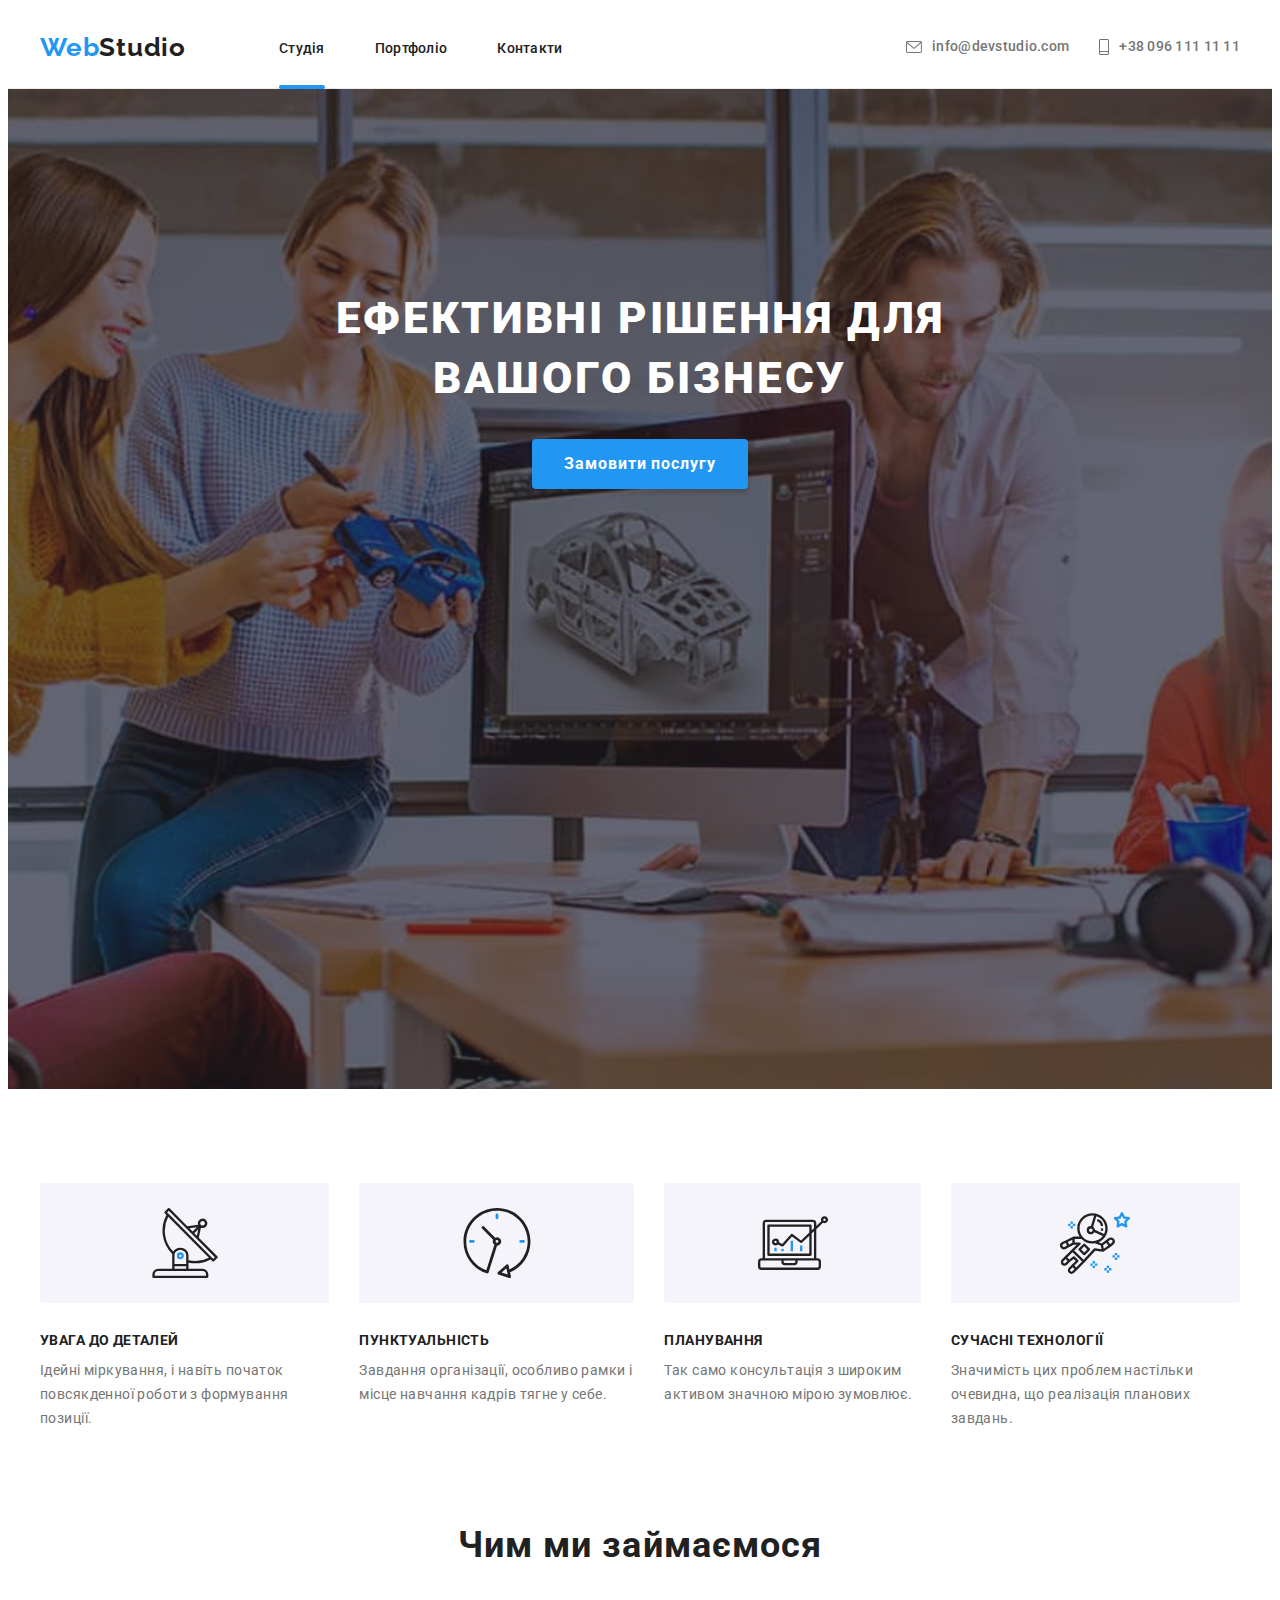
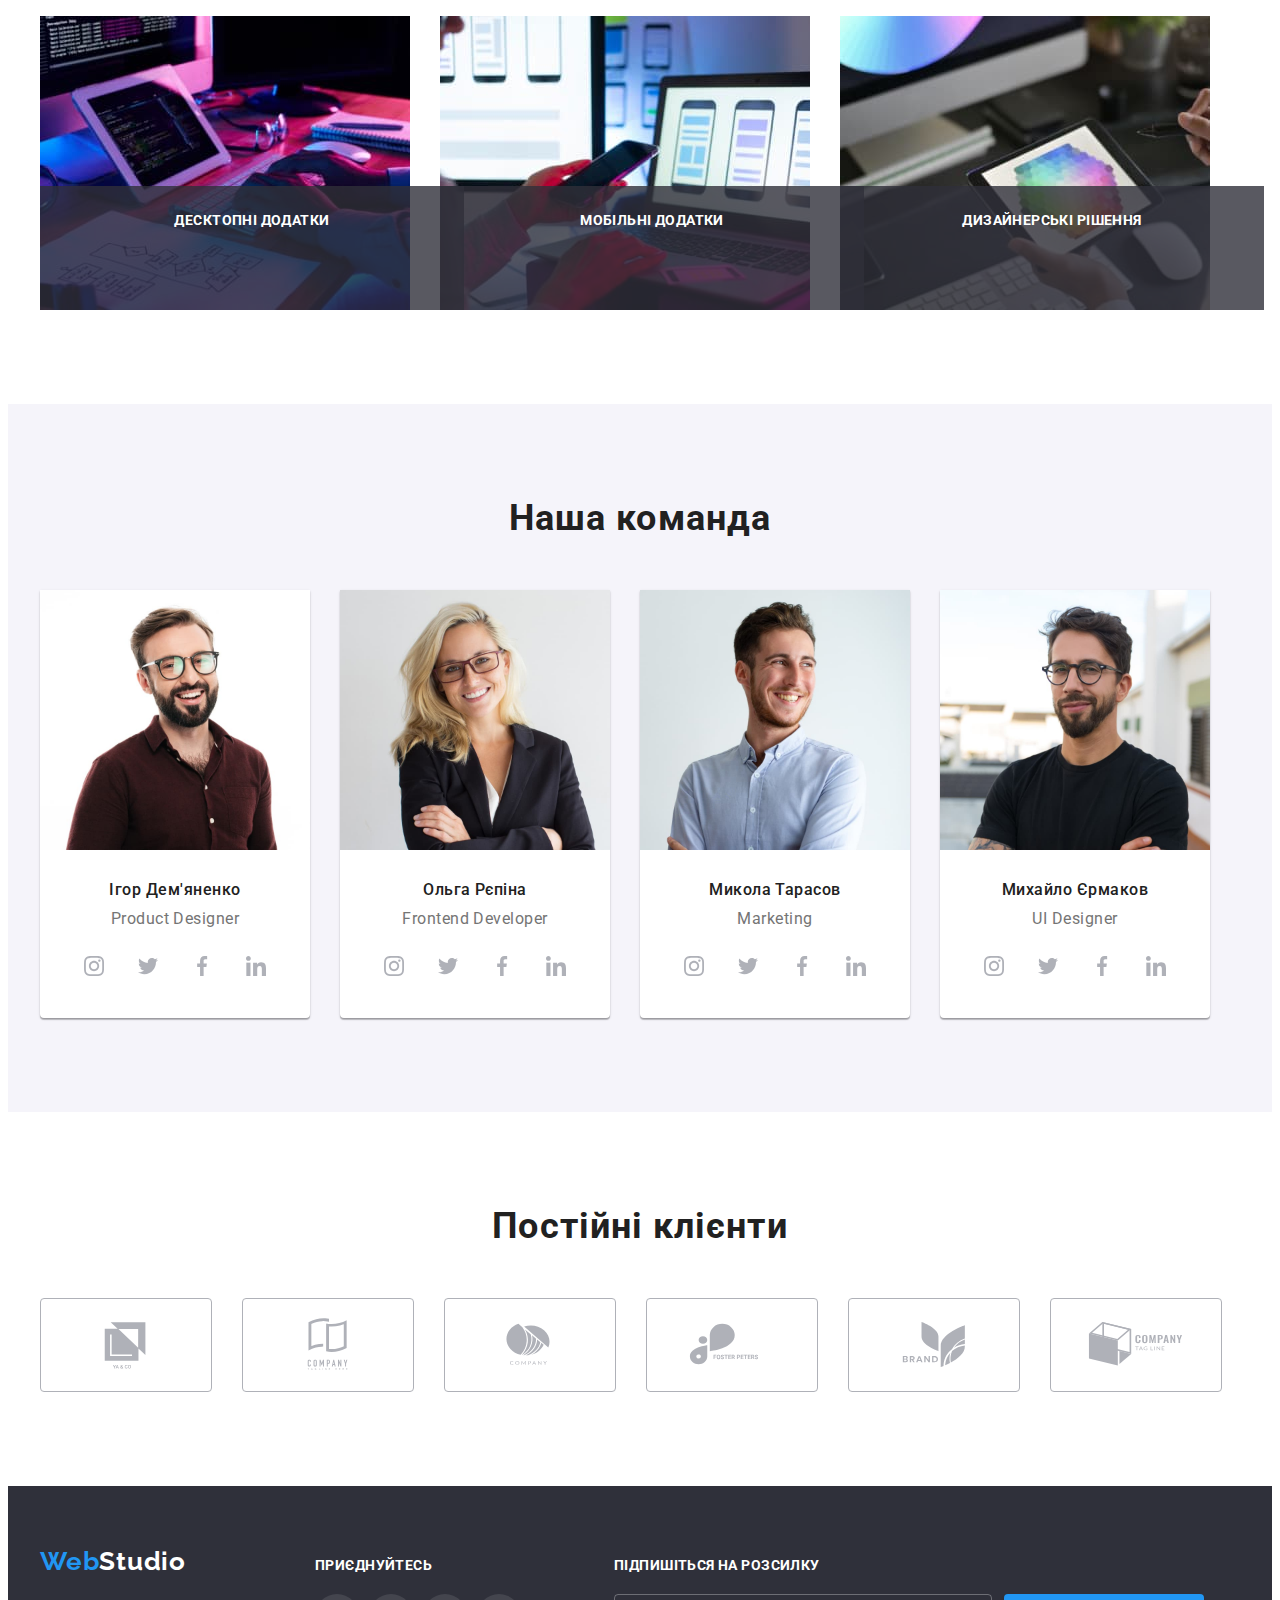
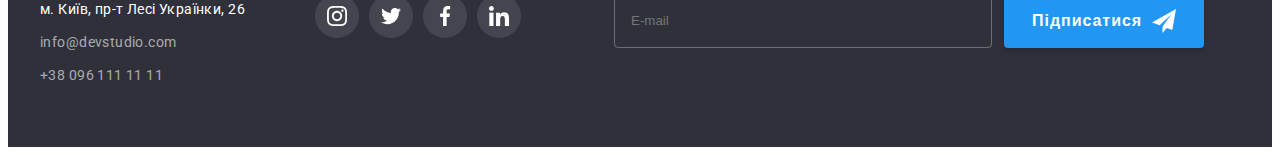
<file: index.html>
<!DOCTYPE html>
<html lang="uk">

<head>
  <meta charset="UTF-8" />
  <meta http-equiv="X-UA-Compatible" content="IE=edge" />
  <meta name="viewport" content="width=device-width, initial-scale=1.0" />
  <title>Студія</title>
  <link rel="stylesheet" href="https://cdnjs.cloudflare.com/ajax/libs/modern-normalize/1.1.0/modern-normalize.min.css"
    integrity="sha512-wpPYUAdjBVSE4KJnH1VR1HeZfpl1ub8YT/NKx4PuQ5NmX2tKuGu6U/JRp5y+Y8XG2tV+wKQpNHVUX03MfMFn9Q=="
    crossorigin="anonymous" referrerpolicy="no-referrer" />
  <link href="https://fonts.googleapis.com/css2?family=Raleway:wght@700&family=Roboto:wght@400;500;700;900&display=swap"
    rel="stylesheet" />
  <link rel="stylesheet" href="./css/main.min.css">
</head>

<body>
  <header class="header">
    <div class="container header__container">
      <nav class="navigation">
        <a href="/" lang="en" class="navigation__logo main__logo--dark"><span class="active__logo">Web</span>Studio</a>
        <ul class="menu">
          <li class="menu__item list">
            <a class="menu__link link current" href="./index.html">Студія</a>
          </li>
          <li class="menu__item list">
            <a class="menu__link link" href="./portfolio.html">Портфоліо</a>
          </li>
          <li class="menu__item list">
            <a class="menu__link link" href="">Контакти</a>
          </li>
        </ul>
      </nav>
      <div class="connect">
        <a class="contact link" href="mailto:info@devstudio.com">
          <svg class="mail__icon">
            <use href="./images/symbol-defs.svg#icon-envelope" width="16" height="12"></use>
          </svg>
          info@devstudio.com
        </a>
        <a class="contact link" href="tel:+380961111111">
          <svg class="tel__icon">
            <use href="./images/symbol-defs.svg#icon-phone" width="10" height="16"></use>
          </svg>
          +38 096 111 11 11
        </a>
      </div>
    </div>
  </header>

  <main>
    <section class="hero">
      <div class="container">
        <h2 class="visually-hidden">Оформити замовлення</h2>
        <h1 class="hero__header">Ефективні рішення для <br> вашого бізнесу</h1>
        <button data-modal-open type="button" class="main__btn">Замовити послугу</button>
      </div>
    </section>

    <section class="about">
      <div class="container">
        <h2 class="visually-hidden">Про роботу</h2>
        <ul class="about__list">
          <li class="about__item antenna list">
            <h3 class="about__title">УВАГА ДО ДЕТАЛЕЙ</h3>
            <p class="about__content">
              Ідейні міркування, і навіть початок повсякденної роботи з
              формування позиції.
            </p>
          </li>
          <li class="about__item clock list">
            <h3 class="about__title">ПУНКТУАЛЬНІСТЬ</h3>
            <p class="about__content">
              Завдання організації, особливо рамки і місце навчання кадрів тягне
              у себе.
            </p>
          </li>
          <li class="about__item diagram list">
            <h3 class="about__title">ПЛАНУВАННЯ</h3>
            <p class="about__content">
              Так само консультація з широким активом значною мірою зумовлює.
            </p>
          </li>
          <li class="about__item astronaut list">
            <h3 class="about__title">СУЧАСНІ ТЕХНОЛОГІЇ</h3>
            <p class="about__content">
              Значимість цих проблем настільки очевидна, що реалізація планових
              завдань.
            </p>
          </li>
        </ul>
      </div>
    </section>

    <section class="work">
      <div class="container">
        <h2 class="work__header">Чим ми займаємося</h2>
        <ul class="work-list">
          <li class="work-list__img list">
            <h3 class="work-list__title">Десктопні додатки</h3>
            <img src="./images/about_first.jpg" alt="програми" width="370" />
          </li>
          <li class="work-list__img list">
            <h3 class="work-list__title">Мобільні додатки</h3>
            <img src="./images/about_second.jpg" alt="додатки" width="370" />
          </li>
          <li class="work-list__img list">
            <img src="./images/about_third.jpg" alt="дизайн" width="370" />
            <h3 class="work-list__title">Дизайнерські рішення</h3>
          </li>
        </ul>
      </div>
    </section>

    <section class="team">
      <div class="container">
        <h3 class="visually-hidden">Стаф</h3>
        <h2 class="team__header">Наша команда</h2>
        <ul class="team__list">
          <li class="team-list__item list">
            <img class="team-list__img" src="./images/ihor.jpg" alt="Ігор" width="270" />
            <div class="team-list__member">
              <h3 class="team-list__name">Ігор Дем'яненко</h3>
              <p class="team-list__job" lang="en">Product Designer</p>
              <ul class="soc-list list">
                <li class="soc-list__item">
                  <a href="" class="soc-list__link">
                    <svg class="soc-list__icon soc-list__icon--light" width="20" height="20">
                      <use href="./images/symbol-defs.svg#icon-instagram-2"></use>
                    </svg></a>
                </li>
                <li class="soc-list__item">
                  <a href="" class="soc-list__link">
                    <svg class="soc-list__icon soc-list__icon--light" width="20" height="20">
                      <use href="./images/symbol-defs.svg#icon-twitter-1 "></use>
                    </svg></a>
                </li>
                <li class="soc-list__item">
                  <a href="" class="soc-list__link">
                    <svg class="soc-list__icon soc-list__icon--light" width="20" height="20">
                      <use href="./images/symbol-defs.svg#icon-facebook-1"></use>
                    </svg></a>
                </li>
                <li class="soc-list__item">
                  <a href="" class="soc-list__link">
                    <svg class="soc-list__icon soc-list__icon--light" width="20" height="20">
                      <use href="./images/symbol-defs.svg#icon-linkedin-1"></use>
                    </svg></a>
                </li>
              </ul>
            </div>
          </li>

          <li class="team-list__item list">
            <img class="team-list__img" src="./images/olha.jpg" alt="Ольга" width="270" />
            <div class="team-list__member">
              <h3 class="team-list__name">Ольга Рєпіна</h3>
              <p class="team-list__job" lang="en">Frontend Developer</p>
              <ul class="soc-list list">
                <li class="soc-list__item">
                  <a href="" class="soc-list__link">
                    <svg class="soc-list__icon soc-list__icon--light" width="20" height="20">
                      <use href="./images/symbol-defs.svg#icon-instagram-2"></use>
                    </svg></a>
                </li>
                <li class="soc-list__item">
                  <a href="" class="soc-list__link">
                    <svg class="soc-list__icon soc-list__icon--light" width="20" height="20">
                      <use href="./images/symbol-defs.svg#icon-twitter-1 "></use>
                    </svg></a>
                </li>
                <li class="soc-list__item">
                  <a href="" class="soc-list__link">
                    <svg class="soc-list__icon soc-list__icon--light" width="20" height="20">
                      <use href="./images/symbol-defs.svg#icon-facebook-1"></use>
                    </svg></a>
                </li>
                <li class="soc-list__item">
                  <a href="" class="soc-list__link">
                    <svg class="soc-list__icon soc-list__icon--light" width="20" height="20">
                      <use href="./images/symbol-defs.svg#icon-linkedin-1"></use>
                    </svg></a>
                </li>
              </ul>
            </div>
          </li>
          <li class="team-list__item list">
            <img class="team-list__img" src="./images/mykola.jpg" alt="Микола" width="270" />
            <div class="team-list__member">
              <h3 class="team-list__name">Микола Тарасов</h3>
              <p class="team-list__job" lang="en">Marketing</p>
              <ul class="soc-list list">
                <li class="soc-list__item">
                  <a href="" class="soc-list__link">
                    <svg class="soc-list__icon soc-list__icon--light" width="20" height="20">
                      <use href="./images/symbol-defs.svg#icon-instagram-2"></use>
                    </svg></a>
                </li>
                <li class="soc-list__item">
                  <a href="" class="soc-list__link">
                    <svg class="soc-list__icon soc-list__icon--light" width="20" height="20">
                      <use href="./images/symbol-defs.svg#icon-twitter-1 "></use>
                    </svg></a>
                </li>
                <li class="soc-list__item">
                  <a href="" class="soc-list__link">
                    <svg class="soc-list__icon soc-list__icon--light" width="20" height="20">
                      <use href="./images/symbol-defs.svg#icon-facebook-1"></use>
                    </svg></a>
                </li>
                <li class="soc-list__item">
                  <a href="" class="soc-list__link">
                    <svg class="soc-list__icon soc-list__icon--light" width="20" height="20">
                      <use href="./images/symbol-defs.svg#icon-linkedin-1"></use>
                    </svg></a>
                </li>
              </ul>
            </div>
          </li>
          <li class="team-list__item list">
            <img class="team-list__img" src="./images/mykhailo.jpg" alt="Михайло" width="270" />
            <div class="team-list__member">
              <h3 class="team-list__name">Михайло Єрмаков</h3>
              <p class="team-list__job" lang="en">UI Designer</p>
              <ul class="soc-list list">
                <li class="soc-list__item">
                  <a href="" class="soc-list__link link">
                    <svg class="soc-list__icon soc-list__icon--light" width="20" height="20">
                      <use href="./images/symbol-defs.svg#icon-instagram-2"></use>
                    </svg></a>
                </li>
                <li class="soc-list__item">
                  <a href="" class="soc-list__link link">
                    <svg class="soc-list__icon soc-list__icon--light" width="20" height="20">
                      <use href="./images/symbol-defs.svg#icon-twitter-1 "></use>
                    </svg></a>
                </li>
                <li class="soc-list__item">
                  <a href="" class="soc-list__link link">
                    <svg class="soc-list__icon soc-list__icon--light" width="20" height="20">
                      <use href="./images/symbol-defs.svg#icon-facebook-1"></use>
                    </svg></a>
                </li>
                <li class="soc-list__item">
                  <a href="" class="soc-list__link link">
                    <svg class="soc-list__icon soc-list__icon--light" width="20" height="20">
                      <use href="./images/symbol-defs.svg#icon-linkedin-1"></use>
                    </svg></a>
                </li>
              </ul>
            </div>
          </li>
        </ul>
      </div>
    </section>

    <section class="clients">
      <div class="container">
        <h2 class="clients__header">Постійні клієнти</h2>
        <ul class="clients-list list">
          <li class="clients-list__item">
            <a href="" class="clients-list__link">
              <svg class="clients-list__icon" width="170" height="92">
                <use href="./images/symbol-defs.svg#icon-Logo1"></use>
              </svg>
            </a>
          </li>
          <li class="clients-list__item">
            <a href="" class="clients-list__link">
              <svg class="clients-list__icon" width="170" height="92">
                <use href="./images/symbol-defs.svg#icon-Logo2"></use>
              </svg>
            </a>
          </li>
          <li class="clients-list__item">
            <a href="" class="clients-list__link">
              <svg class="clients-list__icon" width="170" height="92">
                <use href="./images/symbol-defs.svg#icon-Logo3"></use>
              </svg>
            </a>
          </li>
          <li class="clients-list__item">
            <a href="" class="clients-list__link">
              <svg class="clients-list__icon" width="170" height="92">
                <use href="./images/symbol-defs.svg#icon-Logo4"></use>
              </svg>
            </a>
          </li>
          <li class="clients-list__item">
            <a href="" class="clients-list__link">
              <svg class="clients-list__icon" width="170" height="92">
                <use href="./images/symbol-defs.svg#icon-Logo5"></use>
              </svg>
            </a>
          </li>
          <li class="clients-list__item">
            <a href="" class="clients-list__link">
              <svg class="clients-list__icon" width="170" height="92">
                <use href="./images/symbol-defs.svg#icon-Logo6"></use>
              </svg>
            </a>
          </li>
        </ul>
      </div>
    </section>
  </main>

  <footer>
    <div class="container container__footer">

      <div class="footer">
        <a href="/" lang="en" class="footer__logo main__logo--light"><span class="active__logo">Web</span>Studio</a>
        <address class="address">
          <ul>
            <li class="address__map list">
              <a class="address__map link" href="https://goo.gl/maps/jwkZKJN9jdNiGh6j6" target="_blank"
                rel="noopener noreferrer nofollow">м. Київ, пр-т Лесі Українки, 26</a>
            </li>
            <li class="address__list list">
              <a class="address__item link" href="mailto:info@devstudio.com">info@devstudio.com</a>
            </li>
            <li class="address__list list">
              <a class="address__item link" href="tel:+380961111111">+38 096 111 11 11</a>
            </li>
          </ul>
      </div>

      <div class="footer__contact">
        <h2 class="footer__header">приєднуйтесь</h2>
        <ul class="footer-soc-list list">
          <li class="footer-soc-list__item">
            <a href="" class="footer-soc-list__link link">
              <svg class="footer-soc-list__icon .soc-list__icon--dark" width="20" height="20">
                <use href="./images/symbol-defs.svg#icon-instagram-2"></use>
              </svg></a>
          </li>
          <li class="footer-soc-list__item">
            <a href="" class="footer-soc-list__link link">
              <svg class="footer-soc-list__icon .soc-list__icon--dark" width="20" height="20">
                <use href="./images/symbol-defs.svg#icon-twitter-1 "></use>
              </svg></a>
          </li>
          <li class="footer-soc-list__item">
            <a href="" class="footer-soc-list__link link">
              <svg class="footer-soc-list__icon .soc-list__icon--dark" width="20" height="20">
                <use href="./images/symbol-defs.svg#icon-facebook-1"></use>
              </svg></a>
          </li>
          <li class="footer-soc-list__item">
            <a href="" class="footer-soc-list__link link">
              <svg class="footer-soc-list__icon .soc-list__icon--dark" width="20" height="20">
                <use href="./images/symbol-defs.svg#icon-linkedin-1"></use>
              </svg></a>
          </li>
        </ul>
        </address>
      </div>

      <div class="subscribe">
        <h2 class="subscribe__header">Підпишіться на розсилку</h2>
        <form class="subscribe__form">
          <label>
            <input type="email" class="subscribe__input" placeholder="E-mail">
          </label>
          <button type="submit" class="subscribe__button button">Підписатися
            <svg class="subscribe__icon" width="24" height="24">
              <use href="./images/  icons.svg#icon-send"></use>
            </svg>
          </button>
        </form>
      </div>

    </div>
  </footer>

  <div class="backdrop is-hidden" data-modal>
    <div class="modal">
      <button data-modal-close type="button" class="modal__btn">
        <svg class="modal__icon" width="14" height="14">
          <use href="./images/symbol-defs.svg#icon-close"></use>
        </svg>
      </button>

      <p class="modal__title">Залиште свої дані, ми вам передзвонимо</p>
      <form>
        <label class="modal__name">
          <span class="modal__text">Ім'я</span>
          <span class="input-wrap">
            <input type="text" class="modal-wrap__input" name="user-name" required />
            <svg class="modal-wrap__icon">
              <use href="./images/  icons.svg#icon-person" width="18" height="18"></use>
            </svg>
          </span>
        </label>

        <label class="modal__label">
          <span class="modal__text">Телефон</span>
          <span class="input-wrap">
            <input type="tel" class="modal-wrap__input" name="phone" required />
            <svg class="modal-wrap__icon">
              <use href="./images/  icons.svg#icon-phone" width="18" height="18"></use>
            </svg>
          </span>
        </label>

        <label class="modal__label">
          <span class="modal__text">Пошта</span>
          <span class="input-wrap">
            <input type="email" class="modal-wrap__input" name="email" required />
            <svg class="modal-wrap__icon">
              <use href="./images/  icons.svg#icon-email" width="18" height="18"></use>
            </svg>
          </span>
        </label>

        <label class="modal__label">
          <span class="modal__text">Коментар</span>
          <textarea name="comment" id="comment" class="modal__comment" placeholder="Введіть текст"></textarea>
        </label>

        <div class="modal-field">
          <input type="checkbox" class="modal-field__check visually-hidden" name="policy" value="true" id="policy"
            required />
          <label for="policy" class="check-text">
            <span>
              <svg class="modal-field__icon">
                <use href="./images/  icons.svg#icon-check" width="16" height="15"></use>
              </svg>
            </span>
            Погоджуюся з розсилкою та приймаю <a href="" class="policy">Умови договору</a>
          </label>
        </div>

        <button type="submit" class="modal__button button">Відправити</button>
      </form>

    </div>
  </div>
  <script src="./js/modal.js"></script>
</body>

</html>
</file>
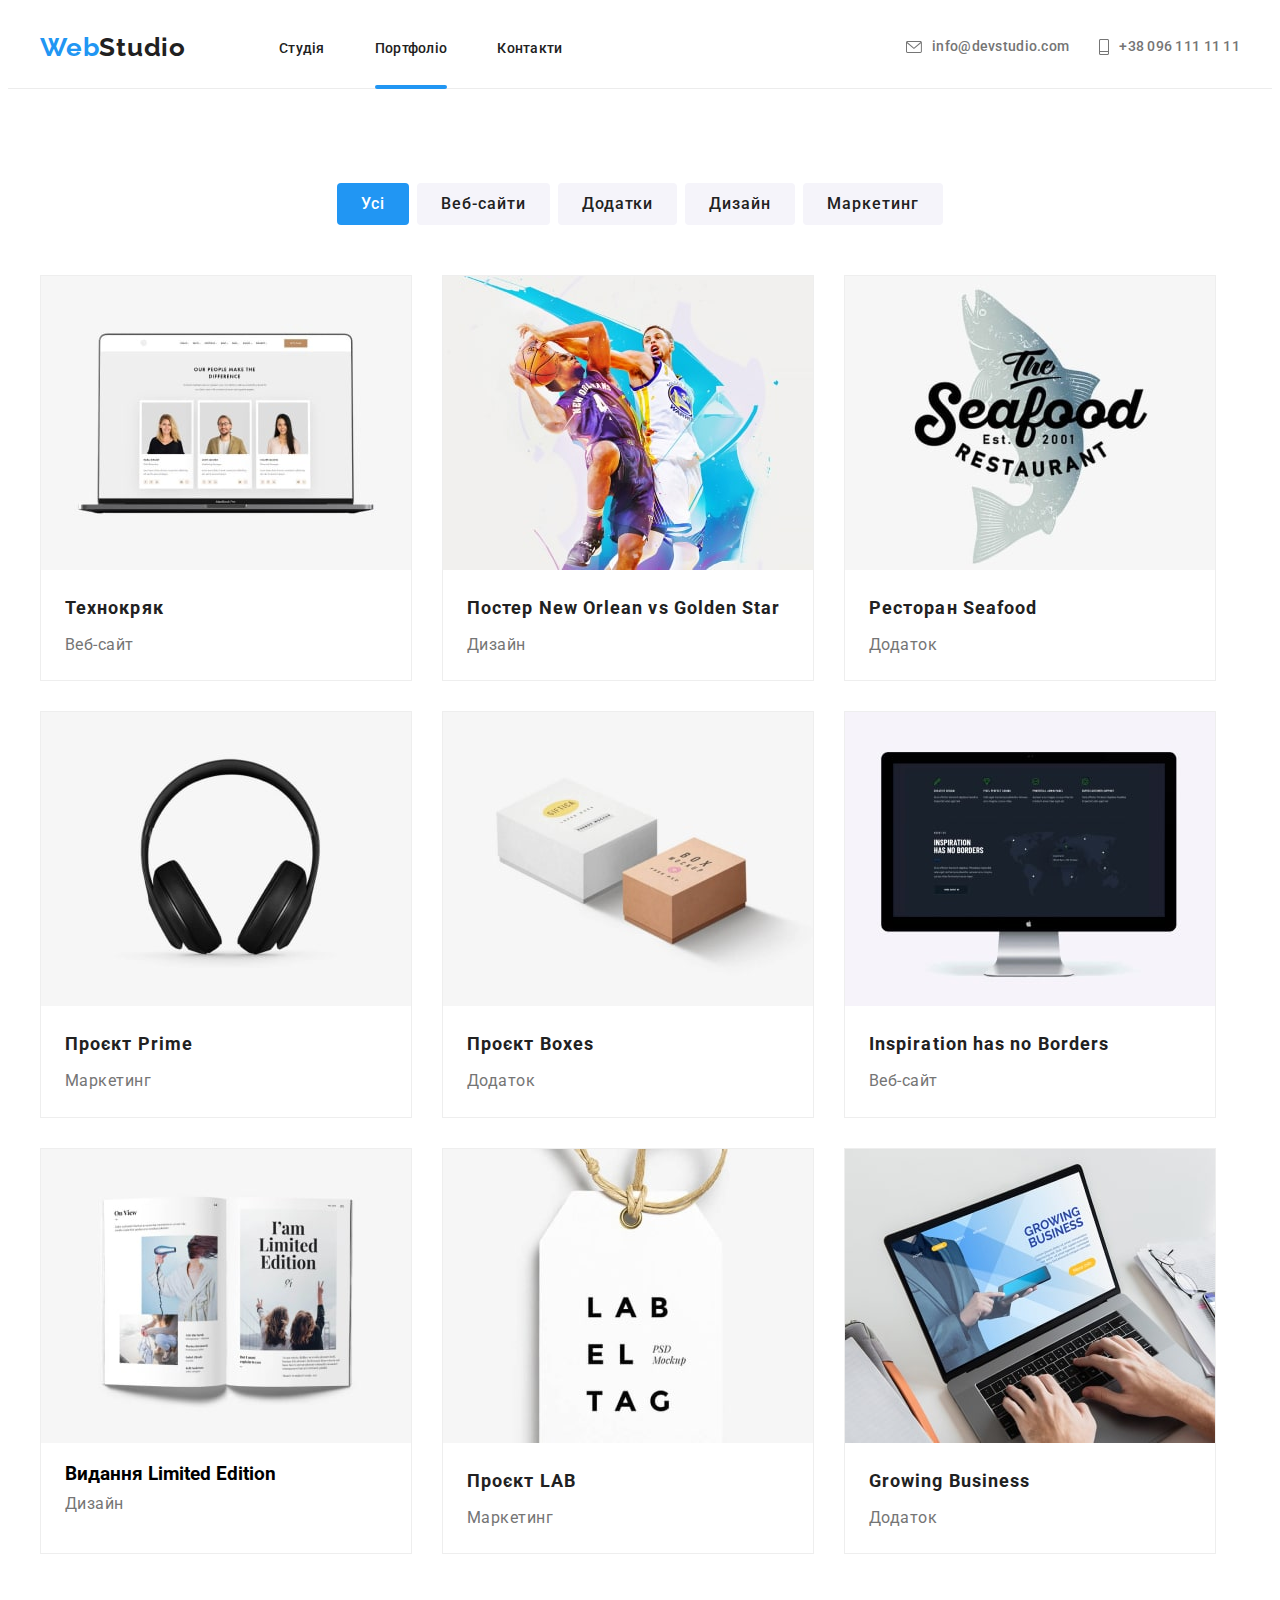
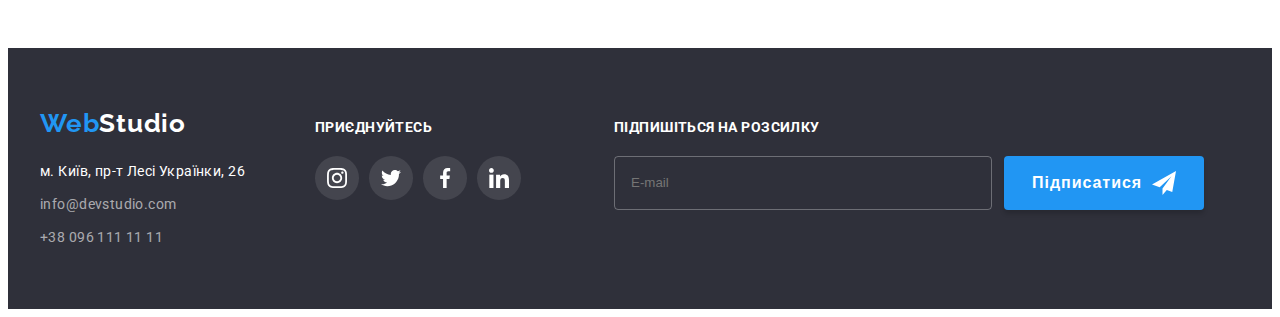
<file: portfolio.html>
<!DOCTYPE html>
<html lang="uk">

<head>
  <meta charset="UTF-8" />
  <meta http-equiv="X-UA-Compatible" content="IE=edge" />
  <meta name="viewport" content="width=device-width, initial-scale=1.0" />
  <title>Портфоліо</title>
  <link rel="stylesheet" href="https://cdnjs.cloudflare.com/ajax/libs/modern-normalize/1.1.0/modern-normalize.min.css"
    integrity="sha512-wpPYUAdjBVSE4KJnH1VR1HeZfpl1ub8YT/NKx4PuQ5NmX2tKuGu6U/JRp5y+Y8XG2tV+wKQpNHVUX03MfMFn9Q=="
    crossorigin="anonymous" referrerpolicy="no-referrer" />
  <link href="https://fonts.googleapis.com/css2?family=Raleway:wght@700&family=Roboto:wght@400;500;700;900&display=swap"
    rel="stylesheet" />
  <link rel="stylesheet" href="./css/main.min.css">
</head>

<body>

  <body>
    <header class="header">
      <div class="container header__container">
        <nav class="navigation">
          <a href="/" lang="en" class="navigation__logo main__logo--dark"><span
              class="active__logo">Web</span>Studio</a>
          <ul class="menu">
            <li class="menu__item list">
              <a class="menu__link link" href="./index.html">Студія</a>
            </li>
            <li class="menu__item list">
              <a class="menu__link link current" href="./portfolio.html">Портфоліо</a>
            </li>
            <li class="menu__item list">
              <a class="menu__link link" href="">Контакти</a>
            </li>
          </ul>
        </nav>
        <div class="connect">
          <a class="contact link" href="mailto:info@devstudio.com">
            <svg class="mail__icon">
              <use href="./images/symbol-defs.svg#icon-envelope" width="16" height="12"></use>
            </svg>
            info@devstudio.com
          </a>
          <a class="contact link" href="tel:+380961111111">
            <svg class="tel__icon">
              <use href="./images/symbol-defs.svg#icon-phone" width="10" height="16"></use>
            </svg>
            +38 096 111 11 11
          </a>
        </div>
      </div>
    </header>

    <main>
      <section class="portfolio">
        <div class="container">
          <h2 class="visually-hidden">Роботи</h2>
          <ul class="portfolio-list">
            <li class="portfolio-list__item list"><button type="button" class="active__btn">Усі</button></li>
            <li class="portfolio-list__item list"><button type="button" class="portfolio__btn">Веб-сайти</button></li>
            <li class="portfolio-list__item list"><button type="button" class="portfolio__btn">Додатки</button></li>
            <li class="portfolio-list__item list"><button type="button" class="portfolio__btn">Дизайн</button></li>
            <li class="portfolio-list__item list"><button type="button" class="portfolio__btn">Маркетинг</button></li>
          </ul>

          <ul class="project-list">
            <li class="project-list__item list">
              <div class="top-wrap"> <img src="./images/techno-min.jpg" alt="Веб-сайт">
                <p class="top-wrap__text">Ресурс пропонує комплексні пропозиції з різним рівнем функціоналу та сервісів.
                  Все
                  це
                  дозволить відвідувачу отримати вичерпні відомості про компанію чи приватну особу.</p>
              </div>
              <div class="project">
                <h3 class="project__name">Технокряк</h3>
                <p class="project__text">Веб-сайт</p>
              </div>
            </li>
            <li class="project-list__item list">
              <div class="top-wrap">
                <img src="./images/poster-min.jpg" alt="Постер">
                <p class="top-wrap__text">Ресурс пропонує комплексні пропозиції з різним рівнем функціоналу та сервісів.
                  Все
                  це
                  дозволить відвідувачу отримати вичерпні відомості про компанію чи приватну особу.</p>
              </div>
              <div class="project">
                <h3 class="project__name">Постер New Orlean vs Golden Star</h3>
                <p class="project__text">Дизайн</p>
              </div>
            </li>
            <li class="project-list__item list">
              <div class="top-wrap">
                <img src="./images/seafood-min.jpg" alt="Дизайн ресторану">
                <p class="top-wrap__text">Ресурс пропонує комплексні пропозиції з різним рівнем функціоналу та сервісів.
                  Все
                  це
                  дозволить відвідувачу отримати вичерпні відомості про компанію чи приватну особу.</p>
              </div>
              <div class="project">
                <h3 class="project__name">Ресторан Seafood</h3>
                <p class="project__text">Додаток</p>
              </div>
            </li>
            <li class="project-list__item list">
              <div class="top-wrap">
                <img src="./images/prime-min.jpg" alt="Маркетинговий проєкт">
                <p class="top-wrap__text">Ресурс пропонує комплексні пропозиції з різним рівнем функціоналу та сервісів.
                  Все
                  це
                  дозволить відвідувачу отримати вичерпні відомості про компанію чи приватну особу.</p>
              </div>
              <div class="project">
                <h3 class="project__name">Проєкт Prime</h3>
                <p class="project__text">Маркетинг</p>
              </div>
            </li>
            <li class="project-list__item list">
              <div class="top-wrap">
                <img src="./images/boxes-min.jpg" alt="Додаток">
                <p class="top-wrap__text">Ресурс пропонує комплексні пропозиції з різним рівнем функціоналу та сервісів.
                  Все
                  це
                  дозволить відвідувачу отримати вичерпні відомості про компанію чи приватну особу.</p>
              </div>
              <div class="project">
                <h3 class="project__name">Проєкт Boxes</h3>
                <p class="project__text">Додаток</p>
              </div>
            </li>
            <li class="project-list__item list">
              <div class="top-wrap">
                <img src="./images/inspiration-min.jpg" alt="Веб-сайт">
                <p class="top-wrap__text">Ресурс пропонує комплексні пропозиції з різним рівнем функціоналу та сервісів.
                  Все
                  це
                  дозволить відвідувачу отримати вичерпні відомості про компанію чи приватну особу.</p>
              </div>
              <div class="project">
                <h3 class="project__name">Inspiration has no Borders</h3>
                <p class="project__text">Веб-сайт</p>
              </div>
            </li>
            <li class="project-list__item list">
              <div class="top-wrap">
                <img src="./images/limited-min.jpg" alt="Дизайн">
                <p class="top-wrap__text">Ресурс пропонує комплексні пропозиції з різним рівнем функціоналу та сервісів.
                  Все
                  це
                  дозволить відвідувачу отримати вичерпні відомості про компанію чи приватну особу.</p>
              </div>
              <div class="project">
                <h3 class="project_name">Видання Limited Edition</h3>
                <p class="project__text">Дизайн</p>
              </div>
            </li>
            <li class="project-list__item list">
              <div class="top-wrap">
                <img src="./images/lab-min.jpg" alt="Маркетинговий проєкт">
                <p class="top-wrap__text">Ресурс пропонує комплексні пропозиції з різним рівнем функціоналу та сервісів.
                  Все
                  це
                  дозволить відвідувачу отримати вичерпні відомості про компанію чи приватну особу.</p>
              </div>
              <div class="project">
                <h3 class="project__name">Проєкт LAB</h3>
                <p class="project__text">Маркетинг</p>
              </div>
            </li>
            <li class="project-list__item list">
              <div class="top-wrap">
                <img src="./images/business-min.jpg" alt="Додаток">
                <p class="top-wrap__text">Ресурс пропонує комплексні пропозиції з різним рівнем функціоналу та сервісів.
                  Все
                  це
                  дозволить відвідувачу отримати вичерпні відомості про компанію чи приватну особу.</p>
              </div>
              <div class="project">
                <h3 class="project__name">Growing Business</h3>
                <p class="project__text">Додаток</p>
              </div>
            </li>
          </ul>
        </div>
        </div>
      </section>
    </main>

    <footer>
      <div class="container container__footer">

        <div class="footer">
          <a href="/" lang="en" class="footer__logo main__logo--light"><span class="active__logo">Web</span>Studio</a>
          <address class="address">
            <ul>
              <li class="address__map list">
                <a class="address__map link" href="https://goo.gl/maps/jwkZKJN9jdNiGh6j6" target="_blank"
                  rel="noopener noreferrer nofollow">м. Київ, пр-т Лесі Українки, 26</a>
              </li>
              <li class="address__list list">
                <a class="address__item link" href="mailto:info@devstudio.com">info@devstudio.com</a>
              </li>
              <li class="address__list list">
                <a class="address__item link" href="tel:+380961111111">+38 096 111 11 11</a>
              </li>
            </ul>
        </div>

        <div class="footer__contact">
          <h2 class="footer__header">приєднуйтесь</h2>
          <ul class="footer-soc-list list">
            <li class="footer-soc-list__item">
              <a href="" class="footer-soc-list__link link">
                <svg class="footer-soc-list__icon .soc-list__icon--dark" width="20" height="20">
                  <use href="./images/symbol-defs.svg#icon-instagram-2"></use>
                </svg></a>
            </li>
            <li class="footer-soc-list__item">
              <a href="" class="footer-soc-list__link link">
                <svg class="footer-soc-list__icon .soc-list__icon--dark" width="20" height="20">
                  <use href="./images/symbol-defs.svg#icon-twitter-1 "></use>
                </svg></a>
            </li>
            <li class="footer-soc-list__item">
              <a href="" class="footer-soc-list__link link">
                <svg class="footer-soc-list__icon .soc-list__icon--dark" width="20" height="20">
                  <use href="./images/symbol-defs.svg#icon-facebook-1"></use>
                </svg></a>
            </li>
            <li class="footer-soc-list__item">
              <a href="" class="footer-soc-list__link link">
                <svg class="footer-soc-list__icon .soc-list__icon--dark" width="20" height="20">
                  <use href="./images/symbol-defs.svg#icon-linkedin-1"></use>
                </svg></a>
            </li>
          </ul>
          </address>
        </div>

        <div class="subscribe">
          <h2 class="subscribe__header">Підпишіться на розсилку</h2>
          <form class="subscribe__form">
            <label>
              <input type="email" class="subscribe__input" placeholder="E-mail">
            </label>
            <button type="submit" class="subscribe__button button">Підписатися
              <svg class="subscribe__icon" width="24" height="24">
                <use href="./images/  icons.svg#icon-send"></use>
              </svg>
            </button>
          </form>
        </div>

      </div>
    </footer>
    <script src="./js/modal.js"></script>
  </body>

</html>
</file>
<file: css/main.min.css>
p,h1,h2,h3,h4,h5,h6{margin:0}ul,ol{margin:0;padding-left:0}button{cursor:pointer}img{display:block}:root{--main-color: #212121;--main-background-color: #ffffff;--typical-lh: 1.14;--primary-bg-color: #f5f4fa;--active-bg-color: #2196f3;--active-link-color: #2196f3;--header-text-color: #000000;--pale-color: #757575;--hero-bg-color: #2f303a;--secondary-color: #ffffff;--address-color: rgba(255, 255, 255, 0.6);--border-project-color: #eeeeee;--inactive-btn-color: #f5f4fa;--transition-timing-fun: cubic-bezier(0.4, 0, 0.2, 1)}.visually-hidden{position:absolute;white-space:nowrap;width:1px;height:1px;overflow:hidden;border:0;padding:0;clip:rect(0 0 0 0);-webkit-clip-path:inset(50%);clip-path:inset(50%);margin:-1px}body{background-color:var(--main-background-color);font-family:"Roboto",sans-serif}.list{list-style:none}.link{text-decoration:none;transition:color 250ms var(--transition-timing-fun)}.link:hover,.link:focus{color:var(--active-link-color)}.container{width:1200px;padding-left:15px;padding-right:15px;margin:0 auto}.backdrop{position:fixed;width:100%;height:100%;top:0;background-color:rgba(0,0,0,.2);transition:opacity 300ms linear,visibility 300ms linear}.modal{position:absolute;top:50%;left:50%;transform:translate(-50%, -50%);width:528px;min-height:581px;background-color:var(--main-background-color);transform:translate(-50%, -50%) scale(1);transition:transform 300ms linear;padding:40px;border-radius:4px}.backdrop.is-hidden .modal{transform:translate(-50%, -50%) scale(1)}.modal__icon:hover,.modal__icon:focus{fill:var(--active-bg-color)}.modal__btn{width:30px;height:30px;border:1px solid rgba(0,0,0,.1);border-radius:50%;background-color:rgba(0,0,0,0);position:absolute;right:8px;top:8px;color:var(--header-text-color);display:flex;align-items:center;justify-content:center}.is-hidden{opacity:0;visibility:hidden;pointer-events:none}.modal__title{font-weight:700;font-size:20px;text-align:center;margin-bottom:12px}.modal-wrap__input{width:100%;height:40px;border:1px solid rgba(33,33,33,.2);border-radius:4px;padding-left:42px;outline:rgba(0,0,0,0)}.modal-wrap__input:focus{border:1px solid var(--active-bg-color)}.input-wrap{position:relative}.modal-wrap__icon{position:absolute;width:18px;height:18px;top:50%;transform:translateY(-50%);left:12px}.modal-wrap__input:focus+.modal-wrap__icon{fill:var(--active-bg-color)}.modal__name{display:block;margin-top:12px}.modal__label{display:block;margin-top:10px}.modal__text{font-size:12px;color:#757575;margin-bottom:4px;display:block}.modal__comment{width:100%;height:120px;border:1px solid rgba(33,33,33,.2);border-radius:4px;margin-bottom:25px;padding:12px 16px;resize:none}.modal__comment::-moz-placeholder{font-size:12px;color:rgba(117,117,117,.5)}.modal__comment:-ms-input-placeholder{font-size:12px;color:rgba(117,117,117,.5)}.modal__comment::placeholder{font-size:12px;color:rgba(117,117,117,.5)}.check-text{font-size:14px;letter-spacing:.03em;color:#757575;display:flex;align-items:center;justify-content:center}.check-text span{width:16px;height:15px;border:2px solid var(--main-color);border-radius:2px;margin-right:7px;display:flex;align-items:center;justify-content:center;fill:rgba(0,0,0,0)}.modal-field__check:checked+.check-text span{background-color:var(--active-bg-color);border-color:rgba(0,0,0,0);fill:var(--secondary-color)}.modal-field__check:focus+.check-text span{border-color:var(--active-link-color)}.modal-field__icon{width:16px;height:15px}.policy{margin-left:5px;font-size:14px;letter-spacing:.03em;color:var(--active-link-color);text-underline-offset:3px}.modal__button{color:var(--secondary-color);box-shadow:0px 4px 4px rgba(0,0,0,.15);border-radius:4px;border:none;font-size:16px;text-align:center;letter-spacing:.06em;background-color:var(--active-bg-color);min-width:200px;height:50px;display:flex;justify-content:center;align-items:center;margin:30px auto 0;font-weight:700}.modal__button:hover,.modal__button:focus{background-color:#188ce8}.header{padding-top:24px;padding-bottom:25px;border-bottom:1px solid #ececec}.navigation__logo,.navigation__logo:visited{text-decoration:none;font-family:"Raleway",sans-serif;font-weight:700;font-size:26px;line-height:1.19;letter-spacing:.03em;margin-right:93px}.menu__link{font-weight:500;font-size:14px;line-height:var(--typical-lh);letter-spacing:.02em;color:var(--main-color);position:relative}.active__logo{color:var(--active-link-color)}.current::after{content:"";display:block;position:absolute;width:100%;height:4px;border-radius:2px;background-color:var(--active-bg-color);margin-top:28px}.header__container{display:flex;align-items:center}.navigation{display:flex;align-items:center}.menu{display:flex;gap:50px}.connect{display:flex;margin-left:auto;gap:30px}.contact{display:flex;font-weight:500;font-size:14px;line-height:var(--typical-lh);letter-spacing:.02em;color:var(--pale-color);align-items:center;justify-content:center}.mail__icon{width:16px;height:12px;margin-right:10px;fill:#757575}.link:hover .mail__icon,.link:focus .mail__icon{fill:var(--active-link-color)}.tel__icon{width:10px;height:16px;margin-right:10px;fill:#757575}.link:hover .tel__icon,.link:focus .tel__icon{fill:var(--active-link-color)}.main__logo--dark{color:var(--main-color)}.main__logo--light{color:#fff}.hero{background-color:var(--hero-bg-color);padding-top:200px;padding-bottom:200px;text-align:center;max-width:1600px;height:600px;background-image:linear-gradient(to right, rgba(47, 48, 58, 0.4), rgba(47, 48, 58, 0.4)),url(../images/hero.jpg);background-repeat:no-repeat;background-size:cover;background-position:center;margin:0 auto}.hero__header{font-weight:900;font-size:44px;line-height:1.36;letter-spacing:.06em;text-transform:uppercase;color:var(--secondary-color);margin-bottom:30px;display:flex;justify-content:center}.main__btn{font-family:inherit;font-style:normal;font-weight:700;font-size:16px;line-height:1.87;letter-spacing:.06em;box-shadow:0px 4px 4px rgba(0,0,0,.15);border-radius:4px;color:var(--secondary-color);background-color:var(--active-bg-color);min-width:216px;height:50px;border:none;display:flex;justify-content:center;align-items:center;margin:0 auto}.about__list{display:flex;gap:30px}.about{padding-top:94px;padding-bottom:94px}.about__title{font-weight:700;font-size:14px;line-height:var(--typical-lh);letter-spacing:.03em;text-transform:uppercase;color:var(--main-color);margin-bottom:10px}.about__content{font-size:14px;line-height:1.71;letter-spacing:.03em;color:var(--pale-color)}.about__item::before{display:block;content:"";height:120px;background-color:#f5f4fa;background-repeat:no-repeat;background-position:center;margin-bottom:30px;border-radius:4px}.antenna::before{background-image:url("../images/antenna 1.svg")}.clock::before{background-image:url("../images/clock 1.svg")}.diagram::before{background-image:url("../images/diagram 1.svg")}.astronaut::before{background-image:url("../images/astronaut 1.svg")}.work{padding-bottom:94px}.work-list{display:flex;gap:30px;position:relative}.work__header{font-weight:700;font-size:36px;line-height:1.16;text-align:center;letter-spacing:.03em;color:#212121;margin-bottom:50px}.work-list__title{position:absolute;font-size:14px;line-height:1.14;text-align:center;letter-spacing:.03em;text-transform:uppercase;color:#fff;width:370px;height:70px;padding:27px;text-align:center;bottom:0;background:rgba(47,48,58,.8)}.team{background-color:var(--primary-bg-color);padding-top:94px;padding-bottom:94px}.team__list{display:flex;gap:30px}.team__header{font-weight:700;font-size:36px;line-height:1.16;text-align:center;letter-spacing:.03em;color:var(--main-color);margin-bottom:50px}.team-list__item{background:var(--main-background-color);box-shadow:0px 1px 3px rgba(0,0,0,.12),0px 1px 1px rgba(0,0,0,.14),0px 2px 1px rgba(0,0,0,.2);border-radius:0px 0px 4px 4px}.team-list__name{font-weight:500;font-size:16px;line-height:1.19;text-align:center;letter-spacing:.03em;color:var(--main-color)}.team-list__job{font-size:16px;line-height:1.19;text-align:center;letter-spacing:.03em;color:var(--pale-color);margin-top:10px}.team-list__member{padding-top:30px;padding-bottom:30px}.soc-list{display:flex;margin-top:16px;justify-content:center;gap:10px}.soc-list__link{width:44px;height:44px;border-radius:50%;display:flex;align-items:center;justify-content:center;transition:background-color 250ms var(--transition-timing-fun),fill 250ms var(--transition-timing-fun)}.soc-list__link:hover,.soc-list__link:focus{background-color:var(--active-bg-color)}.soc-list__link:hover .soc-list__icon,.soc-list__link:focus .soc-list__icon{fill:var(--secondary-color)}.soc-list__icon--light{fill:#afb1b8}.soc-list__icon--dark{fill:var(--main-background-color);background-color:rgba(255,255,255,.1)}.clients{padding-top:94px;padding-bottom:94px}.clients__header{font-weight:700;font-size:36px;line-height:1.16;letter-spacing:.03em;color:var(--main-color);text-align:center;margin-bottom:50px}.clients-list{display:flex;gap:30px}.clients-list__link{display:flex;align-items:center;justify-content:center;width:170px;height:92px;border:1px solid #afb1b8;border-radius:4px;transition:border 250ms var(--transition-timing-fun),fill 250ms var(--transition-timing-fun)}.clients-list__link:hover,.clients-list__link:focus{border:1px solid var(--active-link-color)}.clients-list__icon{fill:#afb1b8;width:106px;height:60px}.clients-list__link:hover .clients-list__icon,.clients-list__link:focus .clients-list__icon{fill:var(--active-link-color)}.project-list{display:flex;flex-wrap:wrap;gap:30px}.project{padding:20px 24px}.project-list__item{background:var(--main-background-color);border:1px solid #eee;width:370px;transition:box-shadow 250ms var(--transition-timing-fun)}.project-list__item:hover,.project-list__item:focus{box-shadow:0px 1px 1px rgba(0,0,0,.12),0px 4px 4px rgba(0,0,0,.06),1px 4px 6px rgba(0,0,0,.16)}.project-list__item:nth-child(-n+3){margin-top:0}.project-list__item:nth-last-child(-n+3){margin-bottom:94px}.top-wrap{position:relative;overflow:hidden}.top-wrap__text{position:absolute;top:0;left:0;font-size:18px;line-height:1.55;letter-spacing:.03em;color:#fff;padding:63px 24px;background-color:rgba(33,150,243,.9);height:101%;transform:translateY(100%);transition:transform 300ms linear}.project-list__item:hover .top-wrap__text{transform:translateY(0)}.project__name{font-weight:700;font-size:18px;line-height:2;letter-spacing:.06em;color:var(--main-color)}.project__text{font-size:16px;line-height:1.9;letter-spacing:.03em;color:var(--pale-color);padding-top:4px}.portfolio{padding-top:94px}.portfolio-list{display:flex;justify-content:center;align-items:center;text-align:center;gap:8px;margin-bottom:50px}.portfolio__btn{font-family:inherit;font-weight:500;font-size:16px;line-height:1.62;letter-spacing:.06em;color:var(--main-color);background-color:var(--primary-bg-color);border-color:rgba(0,0,0,0);border-radius:4px;padding:6px 22px;transition:background-color 250ms var(--transition-timing-fun),color 250ms var(--transition-timing-fun),box-shadow 250ms var(--transition-timing-fun)}.portfolio__btn:hover,.portfolio__btn:focus{background-color:var(--active-bg-color);color:var(--secondary-color);box-shadow:0px 3px 1px rgba(0,0,0,.1),0px 1px 2px rgba(0,0,0,.08),0px 2px 2px rgba(0,0,0,.12)}.active__btn{font-family:inherit;font-weight:500;font-size:16px;line-height:1.62;letter-spacing:.06em;background-color:var(--active-bg-color);color:var(--secondary-color);border-color:rgba(0,0,0,0);border-radius:4px;padding:6px 22px}footer{background-color:#2f303a;padding-top:60px;padding-bottom:60px}.container__footer{display:flex;align-items:baseline}.footer__logo,.footer__logo:visited{text-decoration:none;font-family:"Raleway",sans-serif;font-weight:700;font-size:26px;line-height:1.19;letter-spacing:.03em}.address{display:flex;font-style:normal;margin-top:20px}.address__map{font-size:14px;line-height:1.7142857143;letter-spacing:.03em;color:var(--secondary-color)}.address__list{margin-top:9px}.address__item{font-size:14px;line-height:1.7142857143;letter-spacing:.03em;color:var(--address-color)}.footer__contact{align-items:baseline;justify-content:center;margin-left:70px}.footer__header{font-weight:700;font-size:14px;line-height:1.14;letter-spacing:.03em;text-transform:uppercase;color:var(--secondary-color)}.footer-soc-list{display:flex;margin-top:20px;gap:10px}.footer-soc-list__link{display:flex;width:44px;height:44px;border-radius:50%;align-items:center;justify-content:center;background-color:rgba(255,255,255,.1);transition:background-color 250ms var(--transition-timing-fun),fill 250ms var(--transition-timing-fun)}.footer-soc-list__link:hover,.footer-soc-list__link:focus{background-color:var(--active-bg-color)}.footer-soc-list__icon{fill:var(--secondary-color)}.footer-soc-list__link:hover .footer-soc-list__icon,.footer-soc-list__link:focus .footer-soc-list__icon{fill:var(--secondary-color)}.subscribe{margin-left:93px}.subscribe__header{font-size:14px;line-height:1.14;letter-spacing:.03em;text-transform:uppercase;color:#fff;margin-bottom:20px}.subscribe__input{width:358px;height:50px;border:1px solid rgba(255,255,255,.3);border-radius:4px;outline:rgba(0,0,0,0);background-color:rgba(0,0,0,0);padding-left:16px;color:rgba(255,255,255,.6)}.subscribe__input:focus{border:1px solid var(--active-bg-color)}.subscribe__form{display:flex}.subscribe__button{color:var(--secondary-color);box-shadow:0px 4px 4px rgba(0,0,0,.15);border-radius:4px;font-weight:700;border:none;font-size:16px;text-align:center;letter-spacing:.06em;background-color:var(--active-bg-color);min-width:200px;min-height:50px;margin-left:12px;padding-left:28px;align-items:center;display:flex}.subscribe__icon{align-self:center;margin-left:10px}/*# sourceMappingURL=main.min.css.map */
</file>
